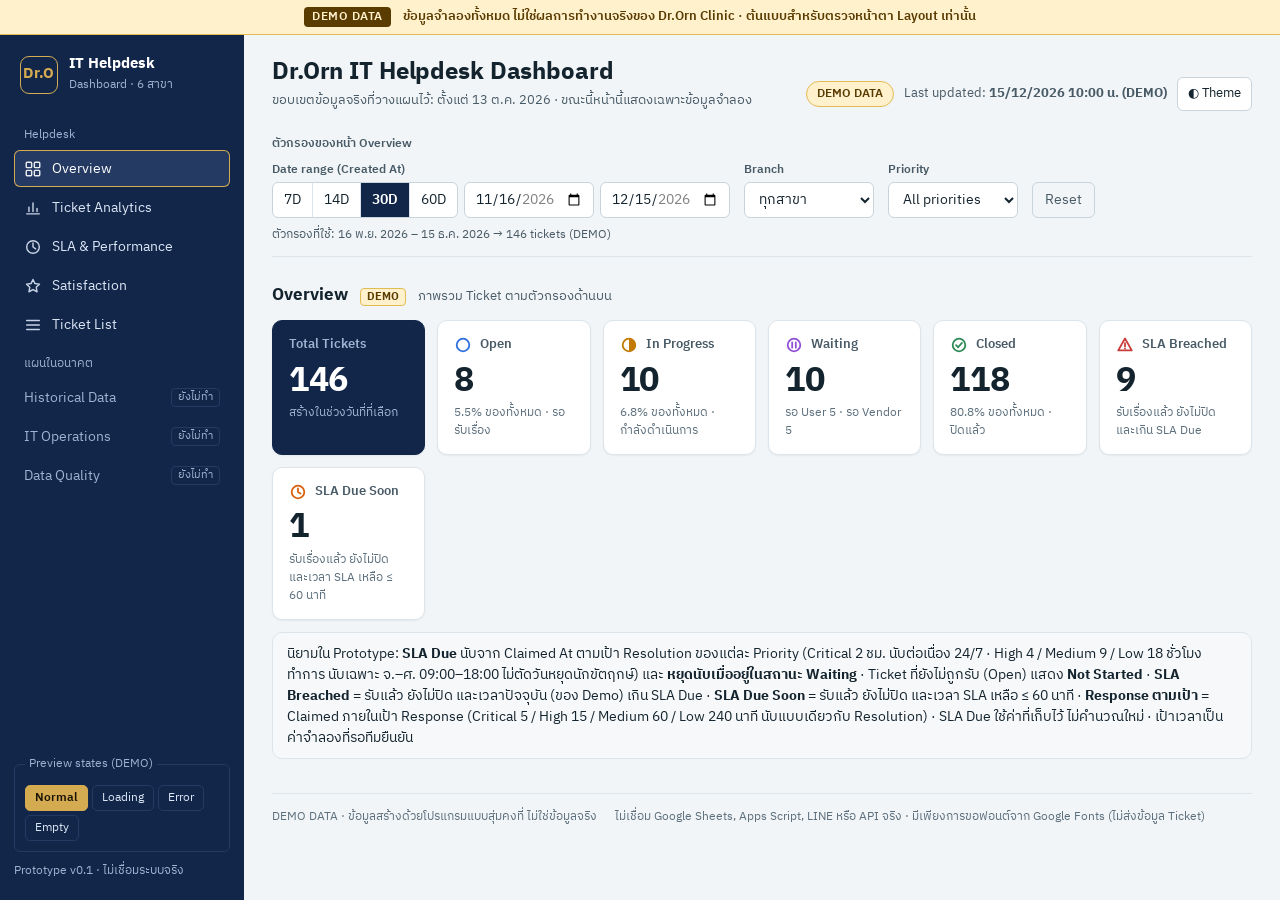
<file: dashboard/index.html>
<!doctype html>
<html lang="th">
<head>
<meta charset="utf-8">
<meta name="viewport" content="width=device-width, initial-scale=1, viewport-fit=cover">
<meta name="robots" content="noindex, nofollow">
<title>Dr.Orn IT Helpdesk Dashboard (DEMO)</title>
<!-- Fonts: the ONLY external request in this prototype is the optional Google Fonts stylesheet below (no ticket data is sent). If it is blocked, the page falls back to local Thai fonts. -->
<link rel="preconnect" href="https://fonts.googleapis.com">
<link rel="preconnect" href="https://fonts.gstatic.com" crossorigin>
<link rel="stylesheet" href="https://fonts.googleapis.com/css2?family=IBM+Plex+Sans+Thai:wght@400;600;700&display=swap">
<link rel="stylesheet" href="assets/styles.css">
</head>
<body>

<div class="demo-bar" role="status">
  <span class="demo-tag">DEMO DATA</span>
  <span>ข้อมูลจำลองทั้งหมด ไม่ใช่ผลการทำงานจริงของ Dr.Orn Clinic · ต้นแบบสำหรับตรวจหน้าตา Layout เท่านั้น</span>
</div>

<div class="shell">
  <aside class="side" id="side" aria-label="Main navigation">
    <div class="brand">
      <div class="brand-mark" aria-hidden="true">Dr.O</div>
      <div><b>IT Helpdesk</b><span>Dashboard · 6 สาขา</span></div>
    </div>

    <nav class="nav" aria-label="Sections">
      <div class="nav-label">Helpdesk</div>
      <a href="#overview" aria-current="true"><svg viewBox="0 0 20 20" fill="none" stroke="currentColor" stroke-width="1.6" stroke-linecap="round" stroke-linejoin="round" aria-hidden="true"><rect x="2.5" y="2.5" width="6" height="6" rx="1"/><rect x="11.5" y="2.5" width="6" height="6" rx="1"/><rect x="2.5" y="11.5" width="6" height="6" rx="1"/><rect x="11.5" y="11.5" width="6" height="6" rx="1"/></svg>Overview</a>
      <a href="#analytics"><svg viewBox="0 0 20 20" fill="none" stroke="currentColor" stroke-width="1.6" stroke-linecap="round" stroke-linejoin="round" aria-hidden="true"><path d="M3 16.5h14M5.5 14V9M10 14V4.5M14.5 14v-3.5"/></svg>Ticket Analytics</a>
      <a href="#sla"><svg viewBox="0 0 20 20" fill="none" stroke="currentColor" stroke-width="1.6" stroke-linecap="round" stroke-linejoin="round" aria-hidden="true"><circle cx="10" cy="10" r="7"/><path d="M10 5.5V10l3 2"/></svg>SLA &amp; Performance</a>
      <a href="#satisfaction"><svg viewBox="0 0 20 20" fill="none" stroke="currentColor" stroke-width="1.6" stroke-linecap="round" stroke-linejoin="round" aria-hidden="true"><path d="M10 2.8l2.2 4.5 5 .7-3.6 3.5.9 4.9L10 14l-4.5 2.4.9-4.9L2.8 8l5-.7z"/></svg>Satisfaction</a>
      <a href="#tickets"><svg viewBox="0 0 20 20" fill="none" stroke="currentColor" stroke-width="1.6" stroke-linecap="round" stroke-linejoin="round" aria-hidden="true"><path d="M3 5h14M3 10h14M3 15h14"/></svg>Ticket List</a>
      <div class="nav-label">แผนในอนาคต</div>
      <span class="soon">Historical Data <em>ยังไม่ทำ</em></span>
      <span class="soon">IT Operations <em>ยังไม่ทำ</em></span>
      <span class="soon">Data Quality <em>ยังไม่ทำ</em></span>
    </nav>

    <div class="side-foot">
      <fieldset>
        <legend>Preview states (DEMO)</legend>
        <div class="seg" role="radiogroup" aria-label="Preview states">
          <label><input type="radio" name="view" value="normal" id="vNormal" checked><span>Normal</span></label>
          <label><input type="radio" name="view" value="loading"><span>Loading</span></label>
          <label><input type="radio" name="view" value="error"><span>Error</span></label>
          <label><input type="radio" name="view" value="empty"><span>Empty</span></label>
        </div>
      </fieldset>
      <span>Prototype v0.1 · ไม่เชื่อมระบบจริง</span>
    </div>
  </aside>

  <div class="main">
    <header class="top">
      <div>
        <h1>Dr.Orn IT Helpdesk Dashboard</h1>
        <p class="scope">ขอบเขตข้อมูลจริงที่วางแผนไว้: ตั้งแต่ 13 ต.ค. 2026 · ขณะนี้หน้านี้แสดงเฉพาะข้อมูลจำลอง</p>
      </div>
      <div class="top-meta">
        <span class="chip">DEMO DATA</span>
        <span>Last updated: <b id="updated">—</b></span>
        <button class="icon-btn" id="theme" type="button" aria-pressed="false" title="สลับโหมดสว่าง/มืด">◐ Theme</button>
        <button class="icon-btn menu-btn" id="menu" type="button" aria-label="เปิดเมนู">☰ Menu</button>
      </div>
    </header>

    <section class="filters" aria-label="Filters">
      <p class="page-name" id="pageName" aria-live="polite"></p>
      <div class="filters-in">
        <div class="field" data-f="date">
          <span class="lbl" id="dateLbl">Date range (Created At)</span>
          <div class="range" role="group" aria-labelledby="dateLbl">
            <div class="presets" role="group" aria-label="Quick range">
              <button type="button" data-n="7" aria-pressed="false">7D</button>
              <button type="button" data-n="14" aria-pressed="false">14D</button>
              <button type="button" data-n="30" aria-pressed="true">30D</button>
              <button type="button" data-n="60" aria-pressed="false">60D</button>
            </div>
            <input type="date" id="from" aria-label="From date">
            <input type="date" id="to" aria-label="To date">
          </div>
        </div>
        <div class="field" data-f="branch"><label for="branch">Branch</label><select id="branch"></select></div>
        <div class="field" data-f="status"><label for="status">Status</label><select id="status"></select></div>
        <div class="field" data-f="priority"><label for="priority">Priority</label><select id="priority"></select></div>
        <div class="field" data-f="category"><label for="category">Category</label><select id="category"></select></div>
        <div class="field" data-f="q"><label for="q">Ticket ID</label><input type="search" id="q" maxlength="24" placeholder="เช่น DEMO-2026…" autocomplete="off" spellcheck="false"></div>
        <button class="reset" id="reset" type="button">Reset</button>
      </div>
      <p class="active-line" id="activeLine" aria-live="polite"></p>
      <p class="date-note" id="dateNote" role="status" aria-live="polite" hidden></p>
    </section>

    <div class="skel" id="skeleton" aria-busy="true" aria-label="กำลังโหลดข้อมูล"><i></i><i></i><i></i><i></i><i></i><i></i><i></i><i class="big"></i></div>

    <div class="state err" id="errorBox" hidden role="alert">
      <h2>โหลดข้อมูลไม่สำเร็จ</h2>
      <p>ไม่สามารถโหลดข้อมูลได้ในขณะนี้ ลองใหม่อีกครั้ง หากยังไม่หาย ให้แจ้งทีม IT (ตัวอย่างข้อความ Error สำหรับตรวจ Layout)</p>
      <button type="button" id="retry">ลองใหม่</button>
    </div>

    <section class="section" id="overview" aria-labelledby="h-ov" hidden>
      <div class="section-h"><h2 id="h-ov">Overview</h2><span class="demo-mini">DEMO</span><p>ภาพรวม Ticket ตามตัวกรองด้านบน</p></div>
      <div class="kpis" id="kpis"></div>
      <p class="card sub" style="margin-top:12px;padding:10px 14px;background:var(--surface-2);box-shadow:none">
        นิยามใน Prototype: <b>SLA Due</b> นับจาก Claimed At ตามเป้า Resolution ของแต่ละ Priority (Critical 2 ชม. นับต่อเนื่อง 24/7 · High 4 / Medium 9 / Low 18 ชั่วโมงทำการ นับเฉพาะ จ.–ศ. 09:00–18:00 ไม่ตัดวันหยุดนักขัตฤกษ์) และ <b>หยุดนับเมื่ออยู่ในสถานะ Waiting</b> · Ticket ที่ยังไม่ถูกรับ (Open) แสดง <b>Not Started</b> · <b>SLA Breached</b> = รับแล้ว ยังไม่ปิด และเวลาปัจจุบัน (ของ Demo) เกิน SLA Due · <b>SLA Due Soon</b> = รับแล้ว ยังไม่ปิด และเวลา SLA เหลือ ≤ 60 นาที · <b>Response ตามเป้า</b> = Claimed ภายในเป้า Response (Critical 5 / High 15 / Medium 60 / Low 240 นาที นับแบบเดียวกับ Resolution) · SLA Due ใช้ค่าที่เก็บไว้ ไม่คำนวณใหม่ · เป้าเวลาเป็นค่าจำลองที่รอทีมยืนยัน
      </p>
    </section>

    <div class="state" id="emptyBox" hidden>
      <h2>ไม่มี Ticket ตามตัวกรองนี้</h2>
      <p>ลองขยายช่วงวันที่ หรือล้างตัวกรอง Branch / Status / Priority</p>
      <button type="button" id="resetEmpty">ล้างตัวกรอง</button>
    </div>

    <div id="detail" hidden>
      <section class="section" id="analytics" hidden aria-labelledby="h-an">
        <div class="section-h"><h2 id="h-an">Ticket Analytics</h2><span class="demo-mini">DEMO</span><p>จำนวน Ticket ตามสถานะ สาขา ความเร่งด่วน หมวดหมู่ และแนวโน้มรายวัน</p></div>
        <div class="grid">
          <article class="card span-5"><div class="card-h"><div><h3>Tickets by Status</h3><p class="sub">Waiting แยกสีเฉพาะ ไม่ปนกับ Open / In Progress / Closed</p></div></div><div id="statusBody"></div></article>
          <article class="card span-7"><div class="card-h"><div><h3>Tickets by Branch</h3><p class="sub">จำนวน Ticket ตามสาขา</p></div></div><div id="branchBody"></div></article>
          <article class="card span-12">
            <div class="card-h"><div><h3>Ticket Trend (per day)</h3><p class="sub">Created = นับตามวันที่สร้าง · Closed = นับตามวันที่ปิด เฉพาะ Ticket ที่สร้างในช่วงวันที่เลือก (Ticket ที่สร้างก่อนช่วงแต่ปิดในช่วงนี้ไม่นับ, Ticket ที่ปิดหลังสิ้นช่วงไม่แสดง)</p></div></div>
            <div class="trend" id="trendBox"></div>
            <div class="legend"><span><i style="background:var(--brand)"></i>Created</span><span><i style="background:var(--s-closed)"></i>Closed (ของ Ticket ที่สร้างในช่วง)</span></div>
            <div id="trendTable"></div>
          </article>
          <article class="card span-4"><div class="card-h"><div><h3>Tickets by Priority</h3><p class="sub">ความเร่งด่วน</p></div></div><div id="priorityBody"></div></article>
          <article class="card span-4"><div class="card-h"><div><h3>Top Categories</h3><p class="sub">หมวดหมู่ปัญหาที่พบบ่อย</p></div></div><div id="categoryBody"></div></article>
          <article class="card span-4"><div class="card-h"><div><h3>Waiting by Reason</h3><p class="sub">รอ User / รอ Vendor · เฉพาะ Ticket ที่เป็น Waiting ตอนนี้</p></div></div><div id="waitingBody"></div></article>
        </div>
      </section>

      <section class="section" id="sla" hidden aria-labelledby="h-sla">
        <div class="section-h"><h2 id="h-sla">SLA &amp; Performance</h2><span class="demo-mini">DEMO</span><p>ค่ากลาง (median) ทนต่อ Ticket ที่ค้างนานผิดปกติมากกว่าค่าเฉลี่ย · n = จำนวน Ticket ที่ใช้คำนวณ</p></div>
        <details class="def" id="slaDef">
          <summary>นิยามและเป้า SLA ที่ใช้ใน Prototype</summary>
          <div class="def-body">
            <p>นิยามใน Prototype: <b>SLA Due</b> นับจาก Claimed At ตามเป้า Resolution ของแต่ละ Priority (Critical 2 ชม. นับต่อเนื่อง 24/7 · High 4 / Medium 9 / Low 18 ชั่วโมงทำการ นับเฉพาะ จ.–ศ. 09:00–18:00 ไม่ตัดวันหยุดนักขัตฤกษ์) และ <b>หยุดนับเมื่ออยู่ในสถานะ Waiting</b> · Ticket ที่ยังไม่ถูกรับ (Open) แสดง <b>Not Started</b> · <b>SLA Breached</b> = รับแล้ว ยังไม่ปิด และเวลาปัจจุบัน (ของ Demo) เกิน SLA Due · <b>SLA Due Soon</b> = รับแล้ว ยังไม่ปิด และเวลา SLA เหลือ ≤ 60 นาที · <b>Response ตามเป้า</b> = Claimed ภายในเป้า Response (Critical 5 / High 15 / Medium 60 / Low 240 นาที นับแบบเดียวกับ Resolution) · SLA Due ใช้ค่าที่เก็บไว้ ไม่คำนวณใหม่ · เป้าเวลาเป็นค่าจำลองที่รอทีมยืนยัน</p>
            <div id="slaTargetsTbl"></div>
          </div>
        </details>
        <div class="perf" id="perf"></div>
        <div class="grid">
          <article class="card span-7"><div class="card-h"><div><h3>Resolution Time by Priority</h3><p class="sub">median · รวมกับไม่รวมช่วง Waiting (Created → Closed)</p></div></div><div id="resBody"></div></article>
          <article class="card span-5"><div class="card-h"><div><h3>SLA Compliance by Branch</h3><p class="sub">% ของ Ticket ที่ปิดทันก่อน SLA Due</p></div></div><div id="slaBranchBody"></div></article>
        </div>
      </section>

      <section class="section" id="satisfaction" hidden aria-labelledby="h-sat">
        <div class="section-h"><h2 id="h-sat">Customer Satisfaction</h2><span class="demo-mini">DEMO</span><p>คะแนนความพึงพอใจ 1–5 ดาว ของ Ticket ที่ปิดแล้ว · n = จำนวนที่ให้คะแนน</p></div>
        <div class="kpis sat-kpis" id="satKpis"></div>
        <p class="card sub" style="margin-top:12px;padding:10px 14px;background:var(--surface-2);box-shadow:none">
          นิยามใน Prototype: ผูกกับ Ticket ID · เฉพาะ Ticket ที่ปิดแล้วเท่านั้นที่มีคะแนน (Ticket ที่ยังไม่ปิดไม่มีคะแนน) · ช่องว่าง = ยังไม่ได้ประเมิน ไม่นับเป็น 0 · ค่าเฉลี่ยคิดจากเฉพาะ Ticket ที่ให้คะแนน · ไม่แสดงความเห็นอิสระหรือชื่อผู้ให้คะแนน
        </p>
        <div class="grid" style="margin-top:12px">
          <article class="card span-5"><div class="card-h"><div><h3>Rating Distribution</h3><p class="sub">จำนวน Ticket ตามคะแนน 5 → 1 ดาว</p></div></div><div id="ratingDistBody"></div></article>
          <article class="card span-7"><div class="card-h"><div><h3>Average Rating by Branch</h3><p class="sub">คะแนนเฉลี่ยรายสาขา · สาขาที่มีน้อยกว่า 5 คะแนนระบุ "ตัวอย่างน้อย" ไม่ควรสรุปจากค่าเฉลี่ย</p></div></div><div id="ratingBranchBody"></div></article>
        </div>
      </section>

      <section class="section" id="tickets" hidden aria-labelledby="h-tk">
        <div class="section-h"><h2 id="h-tk">Ticket List</h2><span class="demo-mini">DEMO</span><p>คลิกหัวคอลัมน์เพื่อเรียงลำดับ</p></div>
        <div class="card table-card">
          <div class="tbl-scroll"><table class="t" id="ticketTable"></table></div>
          <div class="pager"><span id="pagerInfo"></span><div class="btns"><button type="button" id="prev">ก่อนหน้า</button><span id="pageNo" style="align-self:center"></span><button type="button" id="next">ถัดไป</button></div></div>
          <p class="privacy-note">ตารางนี้ไม่แสดง LINE User ID, ชื่อผู้แจ้ง, รายละเอียดปัญหา, ความเห็นของผู้ให้คะแนน, Resolution, AnyDesk ID หรือ File Link · Assignee ในข้อมูลจริงเป็น LINE ID ต้องมีตาราง Mapping ก่อนแสดงชื่อ (ยังไม่ตัดสินใจ)</p>
        </div>
      </section>
    </div>

    <footer class="foot">
      <span>DEMO DATA · ข้อมูลสร้างด้วยโปรแกรมแบบสุ่มคงที่ ไม่ใช่ข้อมูลจริง</span>
      <span>ไม่เชื่อม Google Sheets, Apps Script, LINE หรือ API จริง · มีเพียงการขอฟอนต์จาก Google Fonts (ไม่ส่งข้อมูล Ticket)</span>
    </footer>
  </div>
</div>

<div id="tip" role="tooltip" hidden></div>

<script src="assets/mock-data.js"></script>
<script src="assets/app.js"></script>
</body>
</html>
</file>
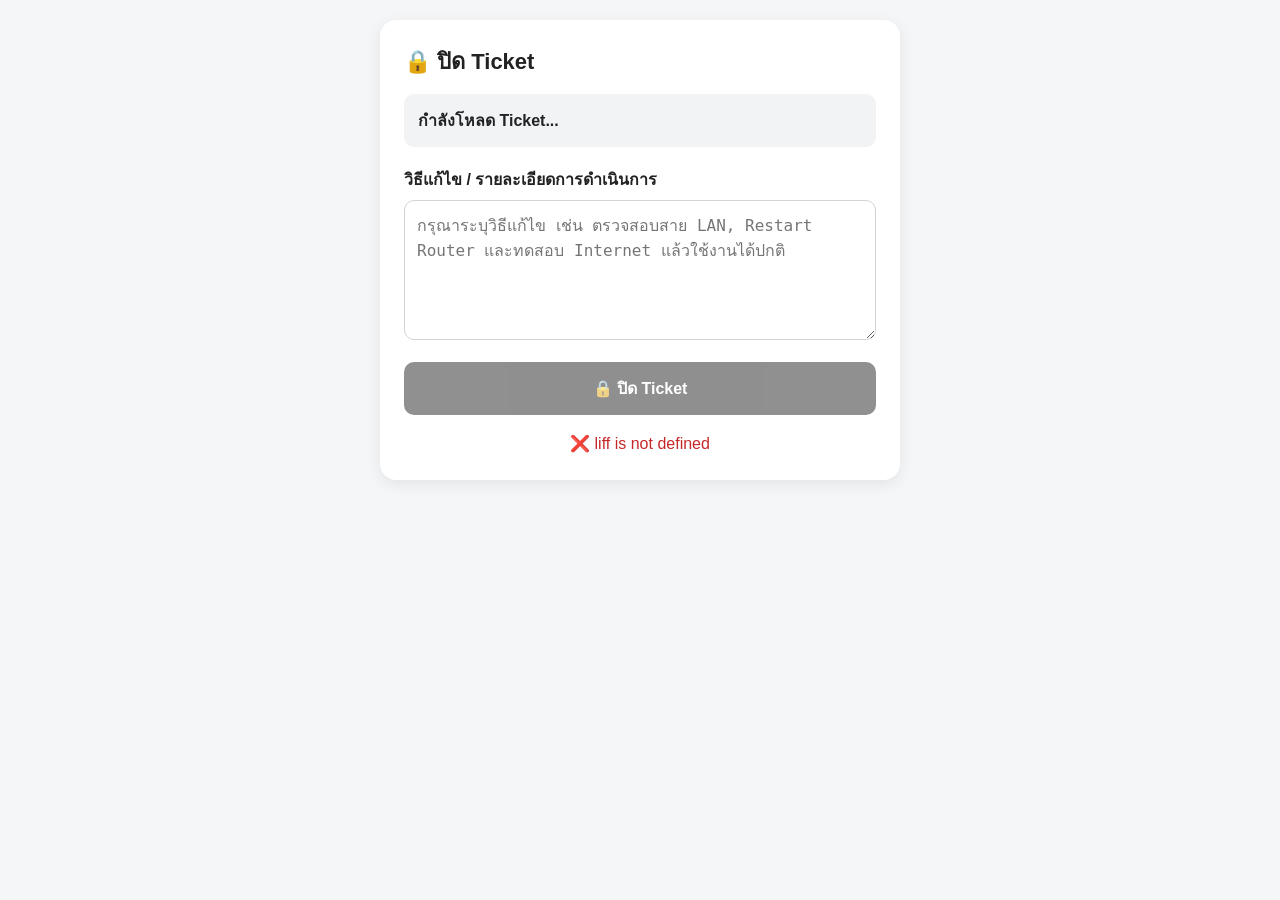
<file: close-ticket.html>
<!DOCTYPE html>
<html lang="th">
<head>
<meta charset="UTF-8">
<meta name="viewport" content="width=device-width, initial-scale=1.0">

<title>ปิด Ticket - Dr.Orn IT Helpdesk</title>

<script src="https://static.line-scdn.net/liff/edge/2/sdk.js"></script>

<style>
* {
  box-sizing: border-box;
}

body {
  margin: 0;
  padding: 20px;
  font-family: Arial, "Noto Sans Thai", sans-serif;
  background: #f5f6f8;
  color: #222;
}

.container {
  max-width: 520px;
  margin: 0 auto;
}

.card {
  background: #fff;
  border-radius: 16px;
  padding: 24px;
  box-shadow: 0 4px 16px rgba(0,0,0,.08);
}

h1 {
  margin-top: 0;
  font-size: 22px;
}

.ticket {
  background: #f1f3f5;
  border-radius: 10px;
  padding: 14px;
  margin-bottom: 20px;
  font-weight: bold;
}

label {
  display: block;
  margin-bottom: 8px;
  font-weight: bold;
}

textarea {
  width: 100%;
  min-height: 140px;
  padding: 12px;
  border: 1px solid #d0d4d9;
  border-radius: 10px;
  font-size: 16px;
  resize: vertical;
}

button {
  width: 100%;
  margin-top: 18px;
  padding: 14px;
  border: 0;
  border-radius: 10px;
  background: #222;
  color: white;
  font-size: 16px;
  font-weight: bold;
  cursor: pointer;
}

button:disabled {
  opacity: .5;
}

.status {
  margin-top: 16px;
  text-align: center;
  line-height: 1.6;
}

.success {
  color: #16803c;
}

.error {
  color: #c62828;
}
</style>
</head>

<body>

<div class="container">
  <div class="card">

    <h1>🔒 ปิด Ticket</h1>

    <div id="ticketBox" class="ticket">
      กำลังโหลด Ticket...
    </div>

    <label for="resolution">
      วิธีแก้ไข / รายละเอียดการดำเนินการ
    </label>

    <textarea
      id="resolution"
      placeholder="กรุณาระบุวิธีแก้ไข เช่น ตรวจสอบสาย LAN, Restart Router และทดสอบ Internet แล้วใช้งานได้ปกติ"
    ></textarea>

    <button
      id="closeButton"
      onclick="closeTicket()"
      disabled
    >
      🔒 ปิด Ticket
    </button>

    <div id="status" class="status">
      กำลังตรวจสอบผู้ใช้งาน...
    </div>

  </div>
</div>

<script>

/* =====================================================
   CONFIG
===================================================== */

const LIFF_ID = '2011909669-5fi1Bvth';

const API_URL = 'https://drorn-it-helpdesk-webhook.nattima-p.workers.dev';


/* =====================================================
   GLOBAL
===================================================== */

let currentTicketId = '';
let currentUserId = '';


/* =====================================================
   INIT
===================================================== */

async function init() {

  const status =
    document.getElementById('status');

  try {

    status.textContent =
      'กำลังเปิดระบบ...';

    await liff.init({
      liffId: LIFF_ID
    });


    if (!liff.isLoggedIn()) {

      liff.login();

      return;

    }


    const profile =
      await liff.getProfile();


    const params =
      new URLSearchParams(
        window.location.search
      );


    const ticketId =
      params.get('ticketId');


    if (!ticketId) {

      throw new Error(
        'ไม่พบ Ticket ID'
      );

    }


    currentTicketId =
      ticketId;

    currentUserId =
      profile.userId;


    document.getElementById(
      'ticketBox'
    ).textContent =
      '🎫 Ticket: ' + currentTicketId;


    status.textContent =
      'ผู้ดำเนินการ: ' +
      (profile.displayName || 'IT Support');


    document.getElementById(
      'closeButton'
    ).disabled = false;


  } catch (error) {

    console.error(
      'INIT ERROR:',
      error
    );

    status.innerHTML =
      '<span class="error">' +
      '❌ ' +
      (error.message || error) +
      '</span>';

  }

}


/* =====================================================
   CLOSE TICKET
===================================================== */

async function closeTicket() {

  const resolution =
    document.getElementById(
      'resolution'
    ).value.trim();


  if (!resolution) {

    alert(
      'กรุณาระบุวิธีแก้ไขก่อนปิด Ticket'
    );

    return;

  }


  const button =
    document.getElementById(
      'closeButton'
    );

  const status =
    document.getElementById(
      'status'
    );


  button.disabled = true;

  status.textContent =
    'กำลังปิด Ticket...';


  try {

    const payload = {

      action: 'updateStatus',

      ticketId: currentTicketId,

      status: 'Closed',

      lineUserId: currentUserId,

      detail: resolution

    };


    console.log(
      'Sending payload:',
      payload
    );


    const response =
      await fetch(
        API_URL,
        {
          method: 'POST',

          headers: {
            'Content-Type':
              'text/plain;charset=utf-8'
          },

          body:
            JSON.stringify(payload),

          redirect:
            'follow'
        }
      );


    console.log(
      'HTTP Status:',
      response.status
    );


    const responseText =
      await response.text();


    console.log(
      'Response:',
      responseText
    );


    if (!response.ok) {

      throw new Error(
        'HTTP ' +
        response.status +
        ': ' +
        responseText
      );

    }


    let result;

    try {

      result =
        JSON.parse(
          responseText
        );

    } catch (jsonError) {

      throw new Error(
        'Backend ไม่ได้ส่ง JSON กลับมา: ' +
        responseText.substring(0, 300)
      );

    }


    if (!result.ok) {

      throw new Error(
        result.error ||
        result.message ||
        'ไม่สามารถปิด Ticket ได้'
      );

    }


    status.innerHTML =
      '<span class="success">' +
      '✅ ปิด Ticket สำเร็จ' +
      '<br>Ticket: ' +
      currentTicketId +
      '<br><br>ขอบคุณค่ะ' +
      '</span>';


    document.getElementById(
      'resolution'
    ).disabled = true;


    button.style.display =
      'none';


  } catch (error) {

    console.error(
      'CLOSE ERROR:',
      error
    );


    button.disabled = false;


    status.innerHTML =
      '<span class="error">' +
      '❌ ปิด Ticket ไม่สำเร็จ' +
      '<br><br>' +
      (error.message || error) +
      '</span>';

  }

}


init();

</script>

</body>
</html>
</file>
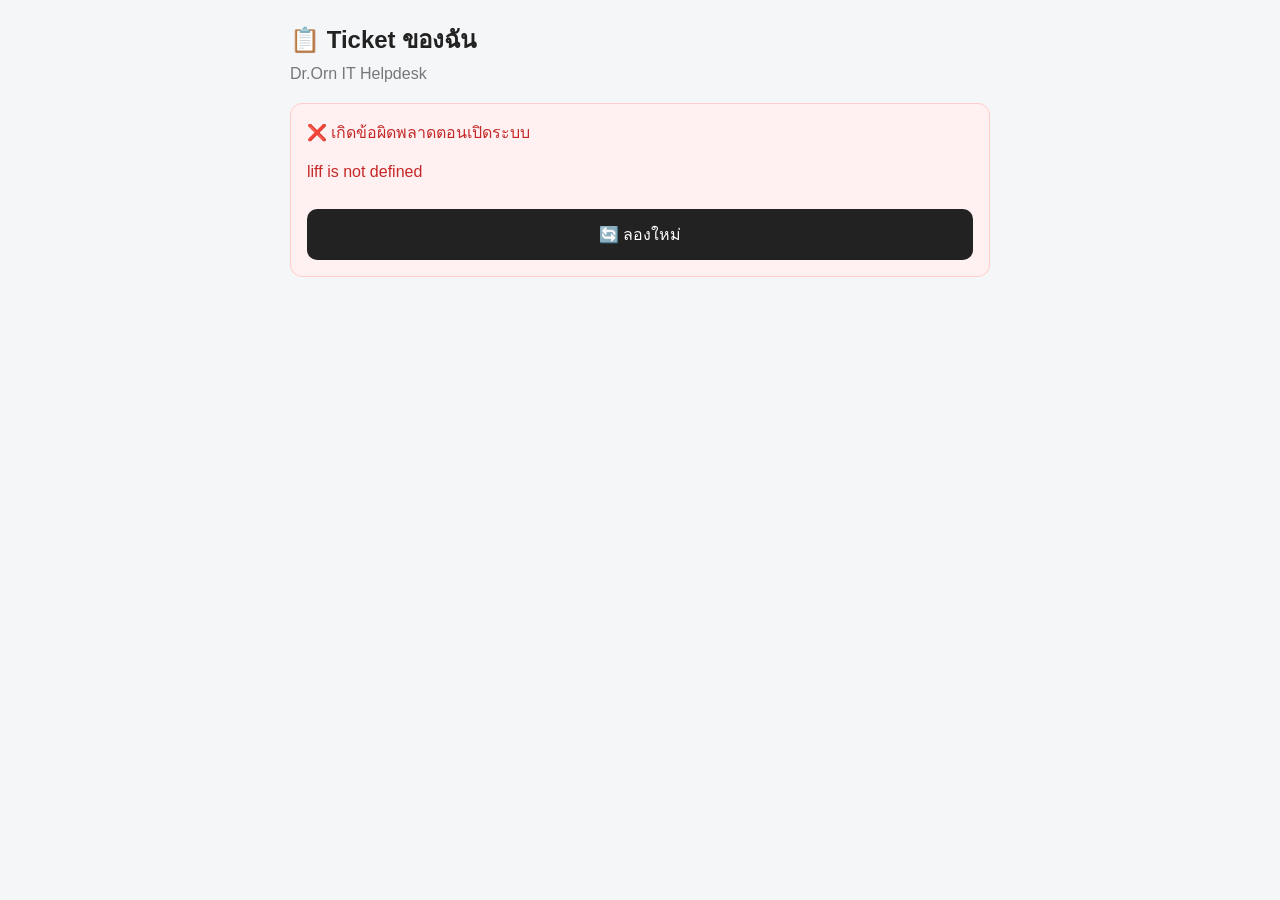
<file: my-tickets.html>
<!DOCTYPE html>
<html lang="th">
<head>
  <meta charset="UTF-8">
  <meta name="viewport"
        content="width=device-width, initial-scale=1.0">

  <title>My Tickets - Dr.Orn IT Helpdesk</title>

  <script src="https://static.line-scdn.net/liff/edge/2/sdk.js"></script>

  <style>
    * {
      box-sizing: border-box;
    }

    body {
      margin: 0;
      padding: 20px;
      font-family:
        -apple-system,
        BlinkMacSystemFont,
        "Segoe UI",
        Arial,
        sans-serif;
      background: #f5f6f8;
      color: #222;
    }

    .container {
      max-width: 700px;
      margin: auto;
    }

    h1 {
      margin: 0 0 6px;
      font-size: 24px;
    }

    .subtitle {
      color: #777;
      margin-bottom: 20px;
    }

    .loading {
      text-align: center;
      padding: 40px 10px;
      color: #777;
    }

    .error {
      background: #fff1f1;
      border: 1px solid #ffcccc;
      color: #c62828;
      padding: 16px;
      border-radius: 12px;
      margin-top: 20px;
      word-break: break-word;
    }

    .summary {
      background: white;
      padding: 16px;
      border-radius: 12px;
      margin-bottom: 15px;
      font-weight: 600;
    }

    .ticket {
      background: white;
      border-radius: 14px;
      padding: 18px;
      margin-bottom: 15px;
      box-shadow: 0 2px 8px rgba(0,0,0,0.06);
    }

    .ticket-id {
      font-size: 18px;
      font-weight: 700;
      margin-bottom: 8px;
    }

    .row {
      margin: 6px 0;
      line-height: 1.5;
    }

    .label {
      color: #777;
      display: inline-block;
      min-width: 100px;
    }

    .problem {
      margin-top: 12px;
      padding: 12px;
      background: #f7f7f7;
      border-radius: 10px;
      white-space: pre-wrap;
    }

    .resolution {
      margin-top: 10px;
      padding: 12px;
      background: #eef8ee;
      border-radius: 10px;
      white-space: pre-wrap;
    }

    .status {
      display: inline-block;
      padding: 5px 10px;
      border-radius: 20px;
      font-size: 13px;
      font-weight: 600;
    }

    .status-open {
      background: #fff3cd;
      color: #856404;
    }

    .status-progress {
      background: #cfe8ff;
      color: #075985;
    }

    .status-pending {
      background: #eee;
      color: #555;
    }

    .status-resolved {
      background: #dff5e1;
      color: #26733b;
    }

    .status-closed {
      background: #d9f2df;
      color: #176b2c;
    }

    .empty {
      text-align: center;
      padding: 50px 20px;
      background: white;
      border-radius: 14px;
      color: #777;
    }

    .refresh {
      width: 100%;
      border: 0;
      background: #222;
      color: white;
      padding: 13px;
      border-radius: 10px;
      font-size: 16px;
      margin-top: 10px;
    }
  </style>
</head>

<body>

<div class="container">

  <h1>📋 Ticket ของฉัน</h1>

  <div class="subtitle">
    Dr.Orn IT Helpdesk
  </div>

  <div id="loading" class="loading">
    กำลังโหลดข้อมูล...
  </div>

  <div id="error"></div>

  <div id="content"></div>

</div>

<script>

const LIFF_ID =
  '2011909669-olKYnktd';

const API_URL =
  'https://drorn-it-helpdesk-webhook.nattima-p.workers.dev';

let currentUserId = '';


/* =====================================================
   INIT
===================================================== */

async function init() {

  try {

    document.getElementById('loading').style.display =
      'block';

    await liff.init({
      liffId: LIFF_ID
    });

    if (!liff.isLoggedIn()) {

      liff.login();

      return;

    }

    const profile =
      await liff.getProfile();

    currentUserId =
      profile.userId;

    console.log(
      'LINE User ID:',
      currentUserId
    );

    await loadTickets();

  }
  catch (error) {

    console.error(error);

    showError(
      'เกิดข้อผิดพลาดตอนเปิดระบบ<br><br>' +
      escapeHtml(error.message || String(error))
    );

  }

}


/* =====================================================
   LOAD TICKETS
===================================================== */

async function loadTickets() {

  try {

    document.getElementById('loading').style.display =
      'block';

    document.getElementById('error').innerHTML =
      '';

    document.getElementById('content').innerHTML =
      '';

    const response =
      await fetch(
        API_URL,
        {
          method: 'POST',

          headers: {
            'Content-Type':
              'application/json'
          },

          body: JSON.stringify({
            action: 'myTickets',
            lineUserId: currentUserId
          })
        }
      );

    const rawText =
      await response.text();

    console.log(
      'WORKER RAW RESPONSE:',
      rawText
    );

    if (!rawText) {

      throw new Error(
        'Worker ไม่ส่ง Response กลับมา'
      );

    }


    /* =================================================
       PARSE WORKER RESPONSE
    ================================================= */

    let workerResult;

    try {

      workerResult =
        JSON.parse(rawText);

    }
    catch (e) {

      console.error(
        'Invalid JSON:',
        rawText
      );

      throw new Error(
        'Worker Response ไม่ใช่ JSON'
      );

    }


    console.log(
      'WORKER RESULT:',
      workerResult
    );


    /* =================================================
       FIND ACTUAL APPS SCRIPT RESULT
    ================================================= */

    let result = null;


    // กรณี Worker ส่ง:
    // { data: { ok:true, tickets:[] } }

    if (
      workerResult &&
      workerResult.data &&
      typeof workerResult.data === 'object'
    ) {

      result =
        workerResult.data;

    }


    // กรณี Worker ส่ง:
    // { appsScriptResponse: "..." }

    else if (
      workerResult &&
      workerResult.appsScriptResponse
    ) {

      if (
        typeof workerResult.appsScriptResponse ===
        'string'
      ) {

        try {

          result =
            JSON.parse(
              workerResult.appsScriptResponse
            );

        }
        catch (e) {

          throw new Error(
            'Apps Script Response ไม่ใช่ JSON'
          );

        }

      }
      else {

        result =
          workerResult.appsScriptResponse;

      }

    }


    // กรณี Worker ส่ง Apps Script Response
    // มาโดยตรง

    else if (
      workerResult &&
      Array.isArray(workerResult.tickets)
    ) {

      result =
        workerResult;

    }


    // กรณี response ซ้อนอีกชั้น
    // เช่น { body: "..." }

    else if (
      workerResult &&
      workerResult.body
    ) {

      if (
        typeof workerResult.body ===
        'string'
      ) {

        try {

          result =
            JSON.parse(
              workerResult.body
            );

        }
        catch (e) {

          throw new Error(
            'Body จาก Apps Script ไม่ใช่ JSON'
          );

        }

      }
      else {

        result =
          workerResult.body;

      }

    }


    /* =================================================
       VALIDATE RESULT
    ================================================= */

    if (!result) {

      console.error(
        'ไม่พบ Apps Script Response:',
        workerResult
      );

      throw new Error(
        'ไม่พบ Apps Script Response'
      );

    }


    console.log(
      'FINAL RESULT:',
      result
    );


    if (result.ok === false) {

      throw new Error(
        result.error ||
        result.message ||
        'Apps Script แจ้งข้อผิดพลาด'
      );

    }


    if (
      !Array.isArray(
        result.tickets
      )
    ) {

      throw new Error(
        'ไม่พบข้อมูล Ticket ใน Response'
      );

    }


    renderTickets(
      result.tickets
    );

  }
  catch (error) {

    console.error(
      'loadTickets error:',
      error
    );

    showError(
      escapeHtml(
        error.message ||
        String(error)
      )
    );

  }
  finally {

    document.getElementById('loading').style.display =
      'none';

  }

}


/* =====================================================
   RENDER TICKETS
===================================================== */

function renderTickets(tickets) {

  const content =
    document.getElementById('content');


  if (
    !tickets ||
    tickets.length === 0
  ) {

    content.innerHTML = `
      <div class="empty">
        <div style="font-size:40px;">📭</div>
        <h3>ยังไม่มี Ticket</h3>
        <div>
          ยังไม่พบ Ticket ที่สร้างจาก LINE Account นี้
        </div>
      </div>
    `;

    return;

  }


  let html = `

    <div class="summary">
      📋 พบ Ticket ทั้งหมด
      ${tickets.length}
      รายการ
    </div>

  `;


  tickets.forEach(function(ticket) {

    html += createTicketCard(
      ticket
    );

  });


  html += `

    <button
      class="refresh"
      onclick="loadTickets()"
    >
      🔄 โหลดข้อมูลใหม่
    </button>

  `;


  content.innerHTML =
    html;

}


/* =====================================================
   TICKET CARD
===================================================== */

function createTicketCard(ticket) {

  const status =
    String(
      ticket.status || ''
    );

  const statusClass =
    getStatusClass(status);


  return `

    <div class="ticket">

      <div class="ticket-id">
        🎫 ${escapeHtml(
          ticket.ticketId || '-'
        )}
      </div>

      <div class="row">
        <span class="label">
          วันที่:
        </span>
        ${formatDate(
          ticket.createdAt
        )}
      </div>

      <div class="row">
        <span class="label">
          สาขา:
        </span>
        ${escapeHtml(
          ticket.branch || '-'
        )}
      </div>

      <div class="row">
        <span class="label">
          หมวดหมู่:
        </span>
        ${escapeHtml(
          ticket.category || '-'
        )}
      </div>

      <div class="row">
        <span class="label">
          Priority:
        </span>
        ${escapeHtml(
          ticket.priority || '-'
        )}
      </div>

      <div class="row">
        <span class="label">
          สถานะ:
        </span>

        <span class="status ${statusClass}">
          ${escapeHtml(
            status || '-'
          )}
        </span>
      </div>

      <div class="row">
        <span class="label">
          ผู้รับผิดชอบ:
        </span>
        ${escapeHtml(
          ticket.assignee || '-'
        )}
      </div>

      <div class="row">
        <span class="label">
          SLA Due:
        </span>
        ${formatDate(
          ticket.slaDue
        )}
      </div>

      <div class="problem">

        <strong>
          ปัญหา
        </strong>

        <br>

        ${escapeHtml(
          ticket.problem || '-'
        )}

      </div>


      ${
        ticket.resolution
          ? `

            <div class="resolution">

              <strong>
                วิธีแก้ไข
              </strong>

              <br>

              ${escapeHtml(
                ticket.resolution
              )}

            </div>

          `
          : ''
      }


      ${
        ticket.satisfaction
          ? `

            <div class="row"
                 style="margin-top:12px;">

              <span class="label">
                คะแนน:
              </span>

              ⭐ ${escapeHtml(
                ticket.satisfaction
              )}

            </div>

          `
          : ''
      }

    </div>

  `;

}


/* =====================================================
   STATUS CLASS
===================================================== */

function getStatusClass(status) {

  switch (
    String(status)
      .toLowerCase()
  ) {

    case 'open':
      return 'status-open';

    case 'in progress':
      return 'status-progress';

    case 'pending':
      return 'status-pending';

    case 'resolved':
      return 'status-resolved';

    case 'closed':
      return 'status-closed';

    default:
      return 'status-pending';

  }

}


/* =====================================================
   DATE
===================================================== */

function formatDate(value) {

  if (!value) {
    return '-';
  }

  try {

    const date =
      new Date(value);

    if (
      isNaN(
        date.getTime()
      )
    ) {

      return escapeHtml(
        String(value)
      );

    }

    return date.toLocaleString(
      'th-TH',
      {
        dateStyle: 'medium',
        timeStyle: 'short'
      }
    );

  }
  catch (e) {

    return escapeHtml(
      String(value)
    );

  }

}


/* =====================================================
   ERROR
===================================================== */

function showError(message) {

  document.getElementById('loading').style.display =
    'none';

  document.getElementById('error').innerHTML = `

    <div class="error">

      ❌ ${message}

      <br><br>

      <button
        class="refresh"
        onclick="loadTickets()"
      >
        🔄 ลองใหม่
      </button>

    </div>

  `;

}


/* =====================================================
   ESCAPE HTML
===================================================== */

function escapeHtml(value) {

  if (
    value === null ||
    value === undefined
  ) {

    return '';

  }

  return String(value)
    .replace(
      /&/g,
      '&amp;'
    )
    .replace(
      /</g,
      '&lt;'
    )
    .replace(
      />/g,
      '&gt;'
    )
    .replace(
      /"/g,
      '&quot;'
    )
    .replace(
      /'/g,
      '&#039;'
    );

}


/* =====================================================
   START
===================================================== */

init();

</script>

</body>
</html>
</file>
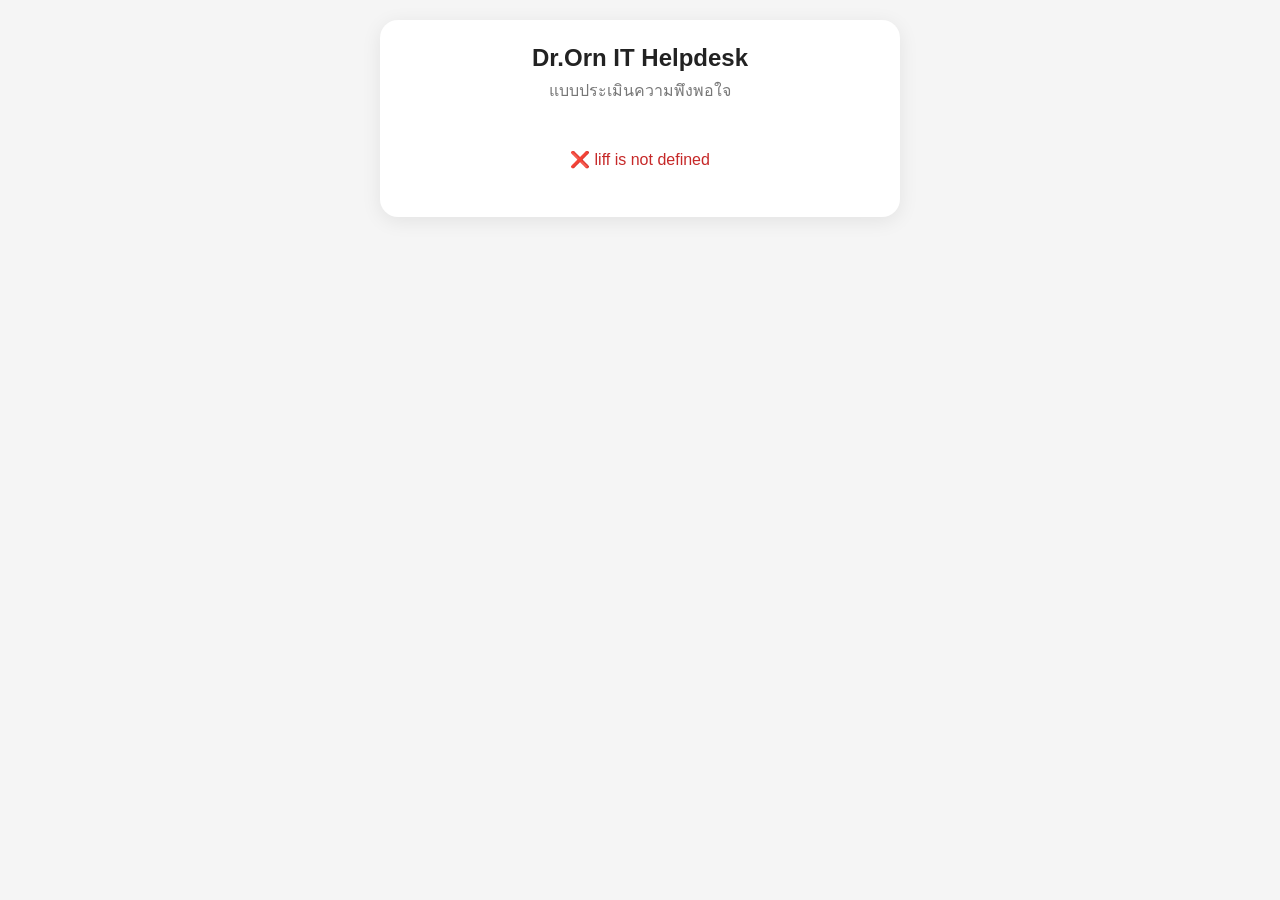
<file: survey.html>
<!DOCTYPE html>
<html lang="th">
<head>
  <meta charset="UTF-8">

  <meta
    name="viewport"
    content="width=device-width, initial-scale=1.0"
  >

  <title>Dr.Orn IT Helpdesk - Survey</title>

  <script src="https://static.line-scdn.net/liff/edge/2/sdk.js"></script>

  <style>

    * {
      box-sizing: border-box;
    }

    body {
      margin: 0;
      padding: 20px;
      background: #f5f5f5;
      font-family:
        Arial,
        "Noto Sans Thai",
        sans-serif;
      color: #222;
    }

    .container {
      max-width: 520px;
      margin: 0 auto;
      background: #ffffff;
      border-radius: 18px;
      padding: 24px;
      box-shadow:
        0 4px 20px rgba(0,0,0,0.08);
    }

    .logo {
      text-align: center;
      font-size: 24px;
      font-weight: bold;
      margin-bottom: 6px;
    }

    .subtitle {
      text-align: center;
      color: #777;
      margin-bottom: 24px;
    }

    .ticket {
      background: #f7f7f7;
      border-radius: 12px;
      padding: 14px;
      margin-bottom: 24px;
      text-align: center;
    }

    .ticket-label {
      font-size: 13px;
      color: #777;
      margin-bottom: 5px;
    }

    .ticket-id {
      font-size: 20px;
      font-weight: bold;
    }

    .question {
      font-size: 18px;
      font-weight: bold;
      margin-bottom: 16px;
      text-align: center;
    }

    .stars {
      display: flex;
      justify-content: center;
      gap: 8px;
      margin-bottom: 10px;
    }

    .star {
      border: none;
      background: none;
      font-size: 42px;
      cursor: pointer;
      padding: 0;
      opacity: 0.35;
      transition: 0.2s;
    }

    .star.active {
      opacity: 1;
      transform: scale(1.08);
    }

    .rating-text {
      text-align: center;
      min-height: 24px;
      color: #666;
      margin-bottom: 24px;
    }

    textarea {
      width: 100%;
      min-height: 110px;
      border: 1px solid #ddd;
      border-radius: 12px;
      padding: 12px;
      font-size: 15px;
      resize: vertical;
      margin-bottom: 18px;
      font-family: inherit;
    }

    button.submit {
      width: 100%;
      border: none;
      border-radius: 12px;
      padding: 14px;
      font-size: 17px;
      font-weight: bold;
      cursor: pointer;
      background: #222;
      color: white;
    }

    button.submit:disabled {
      background: #ccc;
      cursor: not-allowed;
    }

    .message {
      text-align: center;
      padding: 20px 10px;
      font-size: 16px;
      line-height: 1.6;
    }

    .success {
      color: #16803c;
    }

    .error {
      color: #c62828;
    }

    .loading {
      color: #666;
    }

  </style>
</head>

<body>

  <div class="container">

    <div class="logo">
      Dr.Orn IT Helpdesk
    </div>

    <div class="subtitle">
      แบบประเมินความพึงพอใจ
    </div>

    <div id="loading" class="message loading">
      กำลังโหลดข้อมูล...
    </div>

    <div id="content" style="display:none;">

      <div class="ticket">

        <div class="ticket-label">
          Ticket ID
        </div>

        <div
          id="ticketId"
          class="ticket-id"
        >
        </div>

      </div>

      <div class="question">
        คุณพึงพอใจกับการให้บริการ IT มากน้อยเพียงใด?
      </div>

      <div class="stars">

        <button
          class="star"
          data-rating="1"
          type="button"
        >
          ★
        </button>

        <button
          class="star"
          data-rating="2"
          type="button"
        >
          ★
        </button>

        <button
          class="star"
          data-rating="3"
          type="button"
        >
          ★
        </button>

        <button
          class="star"
          data-rating="4"
          type="button"
        >
          ★
        </button>

        <button
          class="star"
          data-rating="5"
          type="button"
        >
          ★
        </button>

      </div>

      <div
        id="ratingText"
        class="rating-text"
      >
        กรุณาเลือกคะแนน
      </div>

      <textarea
        id="comment"
        placeholder="ความคิดเห็นเพิ่มเติม (ถ้ามี)"
      ></textarea>

      <button
        id="submitBtn"
        class="submit"
        type="button"
        disabled
      >
        ส่งแบบประเมิน
      </button>

    </div>

  </div>


  <script>

    /* =====================================================
       CONFIG
    ===================================================== */

    const LIFF_ID =
      '2011909669-UKBDfE5E';

    const API_URL =
      'https://drorn-it-helpdesk-webhook.nattima-p.workers.dev';


    /* =====================================================
       GLOBAL
    ===================================================== */

    let currentUserId = '';
    let currentTicketId = '';
    let selectedRating = 0;


    /* =====================================================
       INIT
    ===================================================== */

    async function init() {

      try {

        showLoading(
          'กำลังเชื่อมต่อ LINE...'
        );


        /* -----------------------------------------------
           LIFF INIT
        ----------------------------------------------- */

        await liff.init({
          liffId: LIFF_ID
        });


        /* -----------------------------------------------
           LOGIN
        ----------------------------------------------- */

        if (!liff.isLoggedIn()) {

          liff.login();

          return;

        }


        /* -----------------------------------------------
           GET PROFILE
        ----------------------------------------------- */

        const profile =
          await liff.getProfile();

        currentUserId =
          profile.userId || '';


        if (!currentUserId) {

          throw new Error(
            'ไม่พบ LINE User ID'
          );

        }


        /* -----------------------------------------------
           GET TICKET ID
        ----------------------------------------------- */

        currentTicketId =
          getTicketId();


        console.log(
          'Ticket ID:',
          currentTicketId
        );


        console.log(
          'Current URL:',
          window.location.href
        );


        console.log(
          'Search:',
          window.location.search
        );


        if (!currentTicketId) {

          throw new Error(
            'ไม่พบ Ticket ID'
          );

        }


        /* -----------------------------------------------
           SHOW FORM
        ----------------------------------------------- */

        document.getElementById(
          'ticketId'
        ).textContent =
          currentTicketId;


        document.getElementById(
          'loading'
        ).style.display =
          'none';


        document.getElementById(
          'content'
        ).style.display =
          'block';


        setupStars();

      } catch (error) {

        console.error(
          'Survey init error:',
          error
        );


        showError(
          error.message ||
          'เกิดข้อผิดพลาด'
        );

      }

    }


    /* =====================================================
       GET TICKET ID
    ===================================================== */

    function getTicketId() {

      /*
       * วิธีที่ 1
       * อ่านจาก URL ปกติ
       */

      const params =
        new URLSearchParams(
          window.location.search
        );


      let ticketId =
        params.get('ticketId') ||
        '';


      if (ticketId) {

        return ticketId;

      }


      /*
       * วิธีที่ 2
       * รองรับ LIFF state
       */

      const liffState =
        params.get('liff.state');


      if (liffState) {

        console.log(
          'LIFF state:',
          liffState
        );


        try {

          /*
           * กรณี liff.state เป็น
           * ?ticketId=IT-xxxx
           */

          let state =
            liffState;


          if (
            state.startsWith('?')
          ) {

            state =
              state.substring(1);

          }


          const stateParams =
            new URLSearchParams(
              state
            );


          ticketId =
            stateParams.get(
              'ticketId'
            ) || '';


          if (ticketId) {

            return ticketId;

          }


          /*
           * กรณี liff.state มี path
           * เช่น /survey.html?ticketId=...
           */

          const questionIndex =
            liffState.indexOf('?');


          if (questionIndex >= 0) {

            const queryString =
              liffState.substring(
                questionIndex + 1
              );


            const queryParams =
              new URLSearchParams(
                queryString
              );


            ticketId =
              queryParams.get(
                'ticketId'
              ) || '';


            if (ticketId) {

              return ticketId;

            }

          }

        } catch (error) {

          console.error(
            'LIFF state parse error:',
            error
          );

        }

      }


      /*
       * วิธีที่ 3
       * ตรวจสอบ LIFF state จาก
       * liff.getDecodedIDToken()
       * เผื่อกรณี LIFF redirect
       */

      try {

        const decodedToken =
          liff.getDecodedIDToken();

        console.log(
          'Decoded ID Token:',
          decodedToken
        );

      } catch (error) {

        console.log(
          'No decoded token'
        );

      }


      return '';

    }


    /* =====================================================
       STAR RATING
    ===================================================== */

    function setupStars() {

      const stars =
        document.querySelectorAll(
          '.star'
        );


      stars.forEach(
        function(star) {

          star.addEventListener(
            'click',
            function() {

              selectedRating =
                Number(
                  this.dataset.rating
                );


              updateStars();

            }
          );

        }
      );

    }


    /* =====================================================
       UPDATE STARS
    ===================================================== */

    function updateStars() {

      const stars =
        document.querySelectorAll(
          '.star'
        );


      stars.forEach(
        function(star) {

          const rating =
            Number(
              star.dataset.rating
            );


          if (
            rating <= selectedRating
          ) {

            star.classList.add(
              'active'
            );

          } else {

            star.classList.remove(
              'active'
            );

          }

        }
      );


      const ratingText =
        document.getElementById(
          'ratingText'
        );


      const texts = {

        1: '😞 ไม่พอใจมาก',

        2: '😕 ไม่ค่อยพอใจ',

        3: '😐 ปานกลาง',

        4: '🙂 พอใจ',

        5: '😍 พอใจมาก'

      };


      ratingText.textContent =
        texts[selectedRating] ||
        'กรุณาเลือกคะแนน';


      document.getElementById(
        'submitBtn'
      ).disabled =
        selectedRating === 0;

    }


    /* =====================================================
       SUBMIT SURVEY
    ===================================================== */

    document.getElementById(
      'submitBtn'
    ).addEventListener(
      'click',
      submitSurvey
    );


    async function submitSurvey() {

      if (!currentTicketId) {

        showError(
          'ไม่พบ Ticket ID'
        );

        return;

      }


      if (!currentUserId) {

        showError(
          'ไม่พบ LINE User ID'
        );

        return;

      }


      if (
        selectedRating < 1 ||
        selectedRating > 5
      ) {

        showError(
          'กรุณาเลือกคะแนน'
        );

        return;

      }


      const comment =
        document.getElementById(
          'comment'
        ).value.trim();


      const submitBtn =
        document.getElementById(
          'submitBtn'
        );


      submitBtn.disabled =
        true;


      submitBtn.textContent =
        'กำลังบันทึก...';


      try {

        const payload = {

          action:
            'survey',

          ticketId:
            currentTicketId,

          lineUserId:
            currentUserId,

          rating:
            selectedRating,

          comment:
            comment

        };


        console.log(
          'Survey payload:',
          payload
        );


        const response =
          await fetch(
            API_URL,
            {
              method: 'POST',

              headers: {
                'Content-Type':
                  'text/plain;charset=utf-8'
              },

              body:
                JSON.stringify(
                  payload
                ),

              redirect:
                'follow'
            }
          );


        const result =
          await response.json();


        console.log(
          'Survey response:',
          result
        );


        if (
          !result.ok
        ) {

          throw new Error(
            result.error ||
            result.message ||
            'ไม่สามารถบันทึกแบบประเมินได้'
          );

        }


        showSuccess(
          'บันทึกแบบประเมินเรียบร้อยแล้ว<br><br>' +
          'ขอบคุณสำหรับความคิดเห็นค่ะ ❤️'
        );


      } catch (error) {

        console.error(
          'Submit survey error:',
          error
        );


        submitBtn.disabled =
          false;


        submitBtn.textContent =
          'ส่งแบบประเมิน';


        showError(
          error.message ||
          'เกิดข้อผิดพลาดในการส่งแบบประเมิน'
        );

      }

    }


    /* =====================================================
       UI
    ===================================================== */

    function showLoading(
      message
    ) {

      const loading =
        document.getElementById(
          'loading'
        );


      loading.className =
        'message loading';


      loading.innerHTML =
        message;

    }


    function showError(
      message
    ) {

      document.getElementById(
        'loading'
      ).style.display =
        'block';


      document.getElementById(
        'content'
      ).style.display =
        'none';


      const loading =
        document.getElementById(
          'loading'
        );


      loading.className =
        'message error';


      loading.innerHTML =
        '❌ ' + message;

    }


    function showSuccess(
      message
    ) {

      document.getElementById(
        'content'
      ).style.display =
        'none';


      const loading =
        document.getElementById(
          'loading'
        );


      loading.style.display =
        'block';


      loading.className =
        'message success';


      loading.innerHTML =
        '✅ ' + message;

    }


    /* =====================================================
       START
    ===================================================== */

    init();

  </script>

</body>
</html>
</file>
<file: dashboard/assets/styles.css>
/* Dr.Orn IT Helpdesk Dashboard - VISUAL PROTOTYPE (DEMO DATA ONLY)
   Layout: dark navy sidebar + light work area. Summary (KPI) first, then analytics, SLA, table.
   Colour: navy ink + brass brand accent; status colours are reserved for ticket state (validated palette). */

:root {
  --demo-h: 36px;  /* height of the sticky DEMO banner; updated by app.js when it wraps */
  --bg: #f2f5f7;
  --surface: #ffffff;
  --surface-2: #f6f8fa;
  --ink: #14242e;
  --ink-2: #475a66;
  --ink-3: #5c6f7c;
  --line: #dde5ea;
  --line-2: #c9d4db;
  --focus: #1f5fd1;

  --side-bg: #12264a;
  --side-ink: #dbe6f5;
  --side-ink-2: #9fb3d1;
  --side-line: #243a63;
  --brass: #d5ab52;

  --brand: #2c4a78;          /* volume bars, "created" line */
  --brand-2: #7f9bc4;        /* lighter pair for 2-series charts */

  --s-open: #2f6fde;
  --s-prog: #c27a00;
  --s-wait: #9150d6;
  --s-closed: #2e8b57;
  --s-wait-2: #c2a3ec;       /* Waiting for Vendor (lighter tone of the Waiting hue) */

  --sla-over: #c93c3c;
  --sla-near: #d9610d;
  --sla-ok: #2e8b57;

  --p-low: #e6d3a0;
  --p-med: #d1b062;
  --p-high: #b08a36;
  --p-crit: #7a5c14;

  --demo-bg: #fff1cc;
  --demo-ink: #5a3b00;
  --demo-line: #e3bb55;

  --shadow: 0 1px 2px rgba(18, 38, 74, 0.06);
  --radius: 10px;
  --radius-sm: 6px;
  --font: "IBM Plex Sans Thai", "Noto Sans Thai", "Sarabun", "Leelawadee UI", "Tahoma", system-ui, -apple-system, "Segoe UI", sans-serif;
}

@media (prefers-color-scheme: dark) {
  :root:not([data-theme="light"]) {
    --bg: #0d1520;
    --surface: #152231;
    --surface-2: #1a2a3b;
    --ink: #e6edf3;
    --ink-2: #b0c0cd;
    --ink-3: #8fa2b1;
    --line: #27384a;
    --line-2: #35495e;
    --focus: #8db4ff;
    --side-bg: #0a1220;
    --side-line: #1c2c47;
    --brand: #7fa2db;
    --brand-2: #476591;
    --s-open: #4f83eb;
    --s-prog: #be7c0a;
    --s-wait: #a078e4;
    --s-closed: #3daa70;
    --s-wait-2: #5f4a8c;
    --sla-over: #e5645f;
    --sla-near: #f08a3c;
    --sla-ok: #3daa70;
    --p-low: #6a5a2e;
    --p-med: #957a35;
    --p-high: #c4a049;
    --p-crit: #ebcb7d;
    --demo-bg: #3a2c0b;
    --demo-ink: #ffe3a1;
    --demo-line: #8a6a1c;
    --shadow: none;
    color-scheme: dark;
  }
}
:root[data-theme="dark"] {
  --bg: #0d1520;
  --surface: #152231;
  --surface-2: #1a2a3b;
  --ink: #e6edf3;
  --ink-2: #b0c0cd;
  --ink-3: #8fa2b1;
  --line: #27384a;
  --line-2: #35495e;
  --focus: #8db4ff;
  --side-bg: #0a1220;
  --side-line: #1c2c47;
  --brand: #7fa2db;
  --brand-2: #476591;
  --s-open: #4f83eb;
  --s-prog: #be7c0a;
  --s-wait: #a078e4;
  --s-closed: #3daa70;
  --s-wait-2: #5f4a8c;
  --sla-over: #e5645f;
  --sla-near: #f08a3c;
  --sla-ok: #3daa70;
  --p-low: #6a5a2e;
  --p-med: #957a35;
  --p-high: #c4a049;
  --p-crit: #ebcb7d;
  --demo-bg: #3a2c0b;
  --demo-ink: #ffe3a1;
  --demo-line: #8a6a1c;
  --shadow: none;
  color-scheme: dark;
}

* { box-sizing: border-box; }
html, body { margin: 0; }
body {
  background: var(--bg);
  color: var(--ink);
  font-family: var(--font);
  font-size: 14px;
  line-height: 1.5;
  font-variant-numeric: tabular-nums;
}
h1, h2, h3, p { margin: 0; }
button, select, input { font: inherit; color: inherit; }
:focus-visible { outline: 2px solid var(--focus); outline-offset: 2px; }
[hidden] { display: none !important; }
.sr-only { position: absolute; width: 1px; height: 1px; overflow: hidden; clip: rect(0 0 0 0); white-space: nowrap; }

/* ---------- DEMO banner (always visible) ---------- */
.demo-bar {
  position: sticky; top: 0; z-index: 30;
  display: flex; flex-wrap: wrap; gap: 4px 12px; align-items: center; justify-content: center;
  padding: 7px 16px;
  background: var(--demo-bg); color: var(--demo-ink);
  border-bottom: 1px solid var(--demo-line);
  font-weight: 600; font-size: 13px; text-align: center;
}
.demo-tag {
  background: var(--demo-ink); color: var(--demo-bg);
  padding: 1px 8px; border-radius: 4px; font-size: 12px; letter-spacing: 0.04em;
}

/* ---------- Shell ---------- */
.shell { display: grid; grid-template-columns: 244px minmax(0, 1fr); min-height: calc(100vh - var(--demo-h)); }
.side {
  background: var(--side-bg); color: var(--side-ink);
  padding: 20px 14px; display: flex; flex-direction: column; gap: 22px;
  position: sticky; top: var(--demo-h); align-self: start; height: calc(100vh - var(--demo-h)); overflow-y: auto;
}
.brand { display: flex; gap: 11px; align-items: center; padding: 0 6px; }
.brand-mark {
  width: 38px; height: 38px; border-radius: 9px; flex: none;
  border: 1.5px solid var(--brass); color: var(--brass);
  display: grid; place-items: center; font-weight: 700; font-size: 15px; letter-spacing: 0.02em;
}
.brand b { display: block; font-size: 15px; line-height: 1.2; color: #fff; }
.brand span { font-size: 12px; color: var(--side-ink-2); }
.nav { display: flex; flex-direction: column; gap: 2px; }
.nav-label { font-size: 12px; color: var(--side-ink-2); padding: 10px 10px 4px; }
.nav a, .nav .soon {
  display: flex; align-items: center; gap: 10px; padding: 8px 10px; border-radius: var(--radius-sm);
  color: var(--side-ink); text-decoration: none; font-size: 14px;
}
.nav a:hover { background: var(--side-line); }
.nav a[aria-current="true"] { background: var(--side-line); color: #fff; box-shadow: inset 0 0 0 1px var(--brass); }
.nav svg { width: 18px; height: 18px; flex: none; opacity: 0.9; }
.nav .soon { color: var(--side-ink-2); cursor: default; }
.nav .soon em { margin-left: auto; font-style: normal; font-size: 11px; border: 1px solid var(--side-line); border-radius: 4px; padding: 0 6px; }
.side-foot { margin-top: auto; font-size: 12px; color: var(--side-ink-2); display: flex; flex-direction: column; gap: 10px; }
.side-foot fieldset { border: 1px solid var(--side-line); border-radius: var(--radius-sm); padding: 8px 10px 10px; margin: 0; }
.side-foot legend { padding: 0 4px; }
.seg { display: flex; flex-wrap: wrap; gap: 4px; margin-top: 4px; }
.seg label { cursor: pointer; }
.seg input { position: absolute; opacity: 0; pointer-events: none; }
.seg span { display: block; padding: 3px 9px; border-radius: 5px; border: 1px solid var(--side-line); color: var(--side-ink); font-size: 12px; }
.seg input:checked + span { background: var(--brass); color: #1b1405; border-color: var(--brass); font-weight: 600; }
.seg input:focus-visible + span { outline: 2px solid #fff; outline-offset: 2px; }

.main { min-width: 0; padding: 0 28px 40px; }
.top {
  display: flex; flex-wrap: wrap; gap: 10px 20px; align-items: flex-end; justify-content: space-between;
  padding: 22px 0 14px;
}
.top h1 { font-size: 24px; line-height: 1.25; font-weight: 700; letter-spacing: -0.005em; text-wrap: balance; }
.top .scope { color: var(--ink-2); font-size: 13px; margin-top: 4px; max-width: 70ch; }
.top-meta { display: flex; gap: 10px; align-items: center; flex-wrap: wrap; color: var(--ink-2); font-size: 13px; }
.chip {
  display: inline-flex; align-items: center; gap: 6px; padding: 3px 10px; border-radius: 999px;
  border: 1px solid var(--demo-line); background: var(--demo-bg); color: var(--demo-ink); font-weight: 600; font-size: 12px;
}
.icon-btn {
  display: inline-flex; align-items: center; gap: 6px; padding: 6px 10px; border-radius: var(--radius-sm);
  border: 1px solid var(--line-2); background: var(--surface); cursor: pointer; color: var(--ink);
}
.icon-btn:hover { background: var(--surface-2); }
.menu-btn { display: none; }

/* ---------- Filters ---------- */
.filters {
  position: sticky; top: var(--demo-h); z-index: 20;
  background: var(--bg); padding: 10px 0 12px; margin-bottom: 6px;
  border-bottom: 1px solid var(--line);
}
.filters-in { display: flex; flex-wrap: wrap; gap: 10px 14px; align-items: flex-end; }
.field { display: flex; flex-direction: column; gap: 3px; min-width: 0; }
.field > label, .field > .lbl { font-size: 12px; color: var(--ink-2); font-weight: 600; }
.field select, .field input[type="date"], .field input[type="search"] {
  height: 36px; padding: 0 10px; border: 1px solid var(--line-2); border-radius: var(--radius-sm); background: var(--surface); min-width: 130px;
}
.range { display: flex; gap: 6px; flex-wrap: wrap; align-items: center; }
.presets { display: inline-flex; flex: 0 0 auto; border: 1px solid var(--line-2); border-radius: var(--radius-sm); overflow: hidden; background: var(--surface); }
.presets button { border: 0; background: transparent; padding: 0 11px; height: 34px; cursor: pointer; border-right: 1px solid var(--line); }
.presets button:last-child { border-right: 0; }
.presets button[aria-pressed="true"] { background: var(--side-bg); color: #fff; font-weight: 600; }
:root[data-theme="dark"] .presets button[aria-pressed="true"] { background: var(--brass); color: #1b1405; }
@media (prefers-color-scheme: dark) { :root:not([data-theme="light"]) .presets button[aria-pressed="true"] { background: var(--brass); color: #1b1405; } }
.reset { height: 36px; padding: 0 12px; border: 1px solid var(--line-2); background: transparent; border-radius: var(--radius-sm); cursor: pointer; color: var(--ink-2); }
.reset:hover { background: var(--surface); color: var(--ink); }
.date-note { margin-top: 6px; font-size: 12.5px; color: var(--demo-ink); background: var(--demo-bg); border: 1px solid var(--demo-line); border-radius: var(--radius-sm); padding: 3px 10px; width: fit-content; max-width: 100%; }
.active-line { font-size: 12px; color: var(--ink-2); margin-top: 8px; min-height: 18px; }

/* ---------- Sections / cards ---------- */
.section { margin-top: 26px; scroll-margin-top: calc(var(--demo-h) + 76px); }
.section-h { display: flex; flex-wrap: wrap; align-items: baseline; gap: 6px 12px; margin-bottom: 12px; }
.section-h h2 { font-size: 17px; font-weight: 700; }
.section-h p { color: var(--ink-2); font-size: 13px; }
.demo-mini { font-size: 11px; font-weight: 700; padding: 0 6px; border-radius: 4px; background: var(--demo-bg); color: var(--demo-ink); border: 1px solid var(--demo-line); }

.card { background: var(--surface); border: 1px solid var(--line); border-radius: var(--radius); box-shadow: var(--shadow); padding: 16px 18px; min-width: 0; }
.card h3 { font-size: 14px; font-weight: 700; }
.card .sub { color: var(--ink-2); font-size: 12.5px; margin-top: 2px; }
.card-h { display: flex; justify-content: space-between; gap: 10px; align-items: flex-start; margin-bottom: 12px; }

.kpis { display: grid; grid-template-columns: repeat(auto-fit, minmax(150px, 1fr)); gap: 12px; }
.kpi { background: var(--surface); border: 1px solid var(--line); border-radius: var(--radius); box-shadow: var(--shadow); padding: 14px 16px; min-width: 0; }
.kpi.total { background: var(--side-bg); border-color: var(--side-bg); color: #fff; }
.kpi.total .kpi-l, .kpi.total .kpi-s { color: var(--side-ink-2); }
.kpi-l { display: flex; align-items: center; gap: 8px; font-size: 13px; color: var(--ink-2); font-weight: 600; }
.kpi-n { font-size: 34px; line-height: 1.1; font-weight: 700; margin-top: 8px; letter-spacing: -0.01em; }
.kpi-s { font-size: 12px; color: var(--ink-3); margin-top: 4px; }
.sw { width: 18px; height: 18px; flex: none; }

.grid { display: grid; gap: 14px; grid-template-columns: repeat(12, minmax(0, 1fr)); }
.span-4 { grid-column: span 4; } .span-5 { grid-column: span 5; } .span-6 { grid-column: span 6; }
.span-7 { grid-column: span 7; } .span-8 { grid-column: span 8; } .span-12 { grid-column: span 12; }

/* legends & bars */
.legend { display: flex; flex-wrap: wrap; gap: 6px 14px; margin-top: 10px; font-size: 12.5px; color: var(--ink-2); }
.legend i { display: inline-block; width: 10px; height: 10px; border-radius: 2px; margin-right: 6px; vertical-align: -1px; }
.bars { display: flex; flex-direction: column; gap: 9px; }
.bar-row { display: grid; grid-template-columns: minmax(84px, 140px) minmax(0, 1fr) var(--vw, 62px); gap: 10px; align-items: center; font-size: 13px; }
.bar-row.nm { grid-template-columns: minmax(110px, 215px) minmax(0, 1fr) var(--vw, 62px); }
.bar-row.nm .name { white-space: normal; overflow: visible; line-height: 1.25; }
.bar-row .name { color: var(--ink); overflow: hidden; text-overflow: ellipsis; white-space: nowrap; }
.bar-row .val { text-align: right; font-weight: 600; white-space: nowrap; }
.bar-row .val small { color: var(--ink-3); font-weight: 400; }
.track { height: 14px; background: var(--surface-2); border-radius: 3px; position: relative; }
.fill { height: 100%; border-radius: 3px; min-width: 2px; }
.bar-row[data-tip] { cursor: default; border-radius: 4px; }
.bar-row[data-tip]:hover .track { background: var(--line); }
.pair { display: flex; flex-direction: column; gap: 3px; }
.pair .track { height: 10px; }
.empty-mini { color: var(--ink-3); font-size: 13px; padding: 18px 0; text-align: center; }

.donut-wrap { display: flex; flex-wrap: wrap; align-items: center; gap: 14px 22px; }
.donut { width: 170px; height: 170px; flex: none; }
.donut text { fill: var(--ink); }
.donut .seg-arc { transition: opacity 0.15s; }
.donut:hover .seg-arc { opacity: 0.55; }
.donut .seg-arc:hover { opacity: 1; }
.dl { list-style: none; margin: 0; padding: 0; display: flex; flex-direction: column; gap: 7px; flex: 1; min-width: 150px; }
.dl li { display: grid; grid-template-columns: 18px 1fr auto; gap: 8px; align-items: center; font-size: 13px; }
.dl li b { font-weight: 700; }
.dl li small { color: var(--ink-3); font-size: 12px; margin-left: 4px; }

.trend { width: 100%; height: 250px; position: relative; }
.trend svg { display: block; width: 100%; height: 100%; }
.trend text { fill: var(--ink-3); font-size: 11px; font-family: var(--font); }
.trend .grid-l { stroke: var(--line); stroke-width: 1; }
.trend .cross { stroke: var(--ink-3); stroke-width: 1; stroke-dasharray: 3 3; }

.sat-kpis { grid-template-columns: repeat(auto-fit, minmax(190px, 280px)); }
.kpi-n small { font-size: 15px; font-weight: 600; color: var(--ink-2); margin-left: 4px; letter-spacing: 0; }
.stars { white-space: nowrap; color: var(--ink); letter-spacing: 1px; font-size: 13px; }
.stars .off { color: var(--line-2); }
.stars b { margin-left: 6px; font-size: 12.5px; letter-spacing: 0; }
.bar-row.low .fill { opacity: 0.45; }
.bar-row.sla-b { --vw: 104px; }
.bar-row.sat { --vw: 168px; }
.bar-row.sat-d { --vw: 84px; }
.perf { margin-bottom: 14px; }
.perf-h { margin: 0 0 8px; font-size: 13px; font-weight: 600; color: var(--ink-2); }
.perf-row { display: grid; grid-template-columns: repeat(auto-fit, minmax(190px, 1fr)); gap: 12px; margin-bottom: 18px; }
.perf-row.hero { grid-template-columns: repeat(auto-fit, minmax(280px, 1fr)); }
.tile.hero { padding: 18px 20px; }
.tile.hero .t-n { font-size: 44px; }
.tile.hero .meter { height: 10px; border-radius: 5px; }
.def { margin-bottom: 14px; background: var(--surface-2); border-radius: var(--radius); padding: 0 14px; }
.def > summary { cursor: pointer; padding: 10px 0; font-size: 13px; font-weight: 600; color: var(--ink-2); }
.def-body { padding: 0 0 14px; font-size: 13px; color: var(--ink-2); line-height: 1.6; }
.def-body p { margin: 0 0 10px; }
.targets { width: 100%; border-collapse: collapse; font-size: 13px; background: var(--surface); border-radius: var(--radius-sm); overflow: hidden; }
.targets th, .targets td { text-align: left; padding: 7px 10px; border-bottom: 1px solid var(--line); }
.targets thead th { font-size: 12px; color: var(--ink-3); font-weight: 600; }
.targets tbody th { font-weight: 600; color: var(--ink); }
@media (max-width: 640px) { .targets { display: block; overflow-x: auto; } }
.tile { background: var(--surface); border: 1px solid var(--line); border-radius: var(--radius); padding: 14px 16px; box-shadow: var(--shadow); min-width: 0; }
.tile .t-l { font-size: 13px; font-weight: 600; color: var(--ink-2); }
.tile .t-n { font-size: 30px; font-weight: 700; line-height: 1.15; margin-top: 6px; }
.tile .t-n small { font-size: 14px; font-weight: 600; color: var(--ink-2); margin-left: 4px; }
.tile .t-s { font-size: 12px; color: var(--ink-3); margin-top: 4px; }
.meter { height: 8px; border-radius: 4px; background: var(--surface-2); margin-top: 10px; overflow: hidden; }
.meter i { display: block; height: 100%; background: var(--sla-ok); border-radius: 4px; }

details.data { margin-top: 12px; font-size: 12.5px; color: var(--ink-2); }
details.data summary { cursor: pointer; width: fit-content; }
details.data table { margin-top: 8px; border-collapse: collapse; width: 100%; max-width: 520px; }
details.data th, details.data td { text-align: left; padding: 3px 10px 3px 0; border-bottom: 1px solid var(--line); font-weight: 400; }
details.data th { color: var(--ink); font-weight: 600; }

/* ---------- Table ---------- */
.table-card { padding: 0; overflow: hidden; }
.tbl-scroll { overflow-x: auto; }
table.t { width: 100%; border-collapse: collapse; min-width: 960px; }
.t caption { text-align: left; padding: 14px 18px 4px; color: var(--ink-2); font-size: 12.5px; }
.t th { text-align: left; font-size: 12.5px; color: var(--ink-2); font-weight: 600; padding: 0; border-bottom: 1px solid var(--line-2); background: var(--surface-2); white-space: nowrap; }
.t th button { width: 100%; text-align: left; border: 0; background: transparent; padding: 10px 14px; cursor: pointer; display: flex; gap: 6px; align-items: center; font-weight: 600; color: var(--ink-2); }
.t th button:hover { color: var(--ink); }
.t th .arr { font-size: 10px; opacity: 0.35; }
.t th[aria-sort="ascending"] .arr, .t th[aria-sort="descending"] .arr { opacity: 1; color: var(--ink); }
.t td { padding: 9px 14px; border-bottom: 1px solid var(--line); white-space: nowrap; }
.t tbody tr:hover td { background: var(--surface-2); }
.t td.id { font-weight: 600; }
.pill { display: inline-flex; align-items: center; gap: 6px; font-size: 12.5px; padding: 2px 9px 2px 6px; border-radius: 999px; border: 1px solid var(--line-2); background: var(--surface); font-weight: 600; }
.pill svg { width: 14px; height: 14px; flex: none; }
.pill.open { background: color-mix(in srgb, var(--s-open) 11%, var(--surface)); }
.pill.prog { background: color-mix(in srgb, var(--s-prog) 12%, var(--surface)); }
.pill.wait { background: color-mix(in srgb, var(--s-wait) 12%, var(--surface)); }
.pill.closed { background: color-mix(in srgb, var(--s-closed) 12%, var(--surface)); }
.pill.over { background: color-mix(in srgb, var(--sla-over) 13%, var(--surface)); }
.pill.near { background: color-mix(in srgb, var(--sla-near) 13%, var(--surface)); }
.pill.ok { background: color-mix(in srgb, var(--sla-ok) 11%, var(--surface)); }
.pr { display: inline-flex; align-items: center; gap: 7px; }
.pr i { width: 10px; height: 10px; border-radius: 2px; display: inline-block; }
.pager { display: flex; flex-wrap: wrap; gap: 8px 14px; align-items: center; justify-content: space-between; padding: 10px 18px 14px; color: var(--ink-2); font-size: 13px; }
.pager .btns { display: flex; gap: 6px; }
.pager button { height: 32px; padding: 0 12px; border: 1px solid var(--line-2); border-radius: var(--radius-sm); background: var(--surface); cursor: pointer; }
.pager button:disabled { opacity: 0.45; cursor: not-allowed; }
.privacy-note { padding: 0 18px 14px; font-size: 12px; color: var(--ink-3); }

/* ---------- States ---------- */
.state { margin-top: 26px; background: var(--surface); border: 1px dashed var(--line-2); border-radius: var(--radius); padding: 38px 20px; text-align: center; }
.state h2 { font-size: 17px; }
.state p { color: var(--ink-2); margin-top: 6px; }
.state button { margin-top: 14px; height: 36px; padding: 0 16px; border: 1px solid var(--line-2); border-radius: var(--radius-sm); background: var(--surface); cursor: pointer; font-weight: 600; }
.state.err { border-color: var(--sla-over); }
.skel { display: grid; gap: 12px; grid-template-columns: repeat(auto-fit, minmax(150px, 1fr)); margin-top: 26px; }
.skel i { height: 92px; border-radius: var(--radius); background: linear-gradient(90deg, var(--surface-2) 25%, var(--line) 37%, var(--surface-2) 63%); background-size: 400% 100%; animation: sh 1.4s ease infinite; }
.skel i.big { grid-column: 1 / -1; height: 250px; }
@keyframes sh { 0% { background-position: 100% 50%; } 100% { background-position: 0 50%; } }

/* ---------- Tooltip ---------- */
#tip {
  position: fixed; z-index: 60; pointer-events: none; max-width: 280px;
  background: var(--side-bg); color: #fff; border: 1px solid var(--side-line); border-radius: 8px;
  padding: 7px 10px; font-size: 12.5px; line-height: 1.45; box-shadow: 0 6px 18px rgba(0, 0, 0, 0.25);
}
#tip b { display: block; margin-bottom: 2px; }
#tip .row { display: flex; gap: 8px; align-items: center; }
#tip .row i { width: 9px; height: 9px; border-radius: 2px; display: inline-block; }

.foot { margin-top: 34px; padding-top: 14px; border-top: 1px solid var(--line); color: var(--ink-3); font-size: 12px; display: flex; flex-wrap: wrap; gap: 6px 18px; }

/* ---------- Responsive ---------- */
@media (max-width: 1100px) {
  .span-4, .span-5, .span-6, .span-7, .span-8 { grid-column: span 12; }
}
@media (max-width: 900px) {
  .shell { grid-template-columns: minmax(0, 1fr); }
  .side { position: fixed; z-index: 40; top: var(--demo-h); left: 0; bottom: 0; width: 260px; height: auto; align-self: stretch; transform: translateX(-102%); transition: transform 0.2s; }
  body.nav-open .side { transform: none; box-shadow: 0 0 0 100vmax rgba(5, 10, 20, 0.5); }
  .menu-btn { display: inline-flex; }
  .main { padding: 0 16px 36px; }
  .filters { top: var(--demo-h); }
}
@media (max-width: 560px) {
  .top h1 { font-size: 20px; }
  .kpi-n { font-size: 28px; }
  .bar-row { grid-template-columns: minmax(64px, 96px) minmax(0, 1fr) var(--vw, 52px); }
  .field { flex: 1 1 calc(50% - 8px); }
  .field select, .field input[type="date"], .field input[type="search"] { width: 100%; min-width: 0; }
  .filters { position: static; }
  .donut { width: 150px; height: 150px; }
  .bar-row .name { white-space: normal; overflow-wrap: anywhere; line-height: 1.25; }
  .bar-row.nm { grid-template-columns: minmax(96px, 132px) minmax(0, 1fr) var(--vw, 52px); }
  .bar-row.sat { --vw: 84px; }
  .bar-row.sla-b { --vw: 62px; }
  .bar-row.sla-b .val { white-space: normal; line-height: 1.2; }
  .bar-row.sla-b .val small { display: block; }
  .bar-row.sat .val, .bar-row.sat-d .val { white-space: normal; line-height: 1.2; }
  .bar-row.sat .val small, .bar-row.sat-d .val small { display: block; }
}
@media (max-width: 400px) {
  /* narrow phones: label + value on one line, the bar gets its own full-width line (fixed value columns left 0-46px tracks at 320px) */
  .bar-row, .bar-row.nm { grid-template-columns: minmax(0, 1fr) auto; row-gap: 3px; }
  .bar-row .name { grid-column: 1; grid-row: 1; }
  .bar-row .val { grid-column: 2; grid-row: 1; }
  .bar-row .track { grid-column: 1 / -1; grid-row: 2; }
}
@media (prefers-reduced-motion: reduce) {
  .skel i { animation: none; }
  .side { transition: none; }
}

.page-name { margin: 0 0 8px; font-size: 12px; font-weight: 600; color: var(--ink-2); }
</file>
